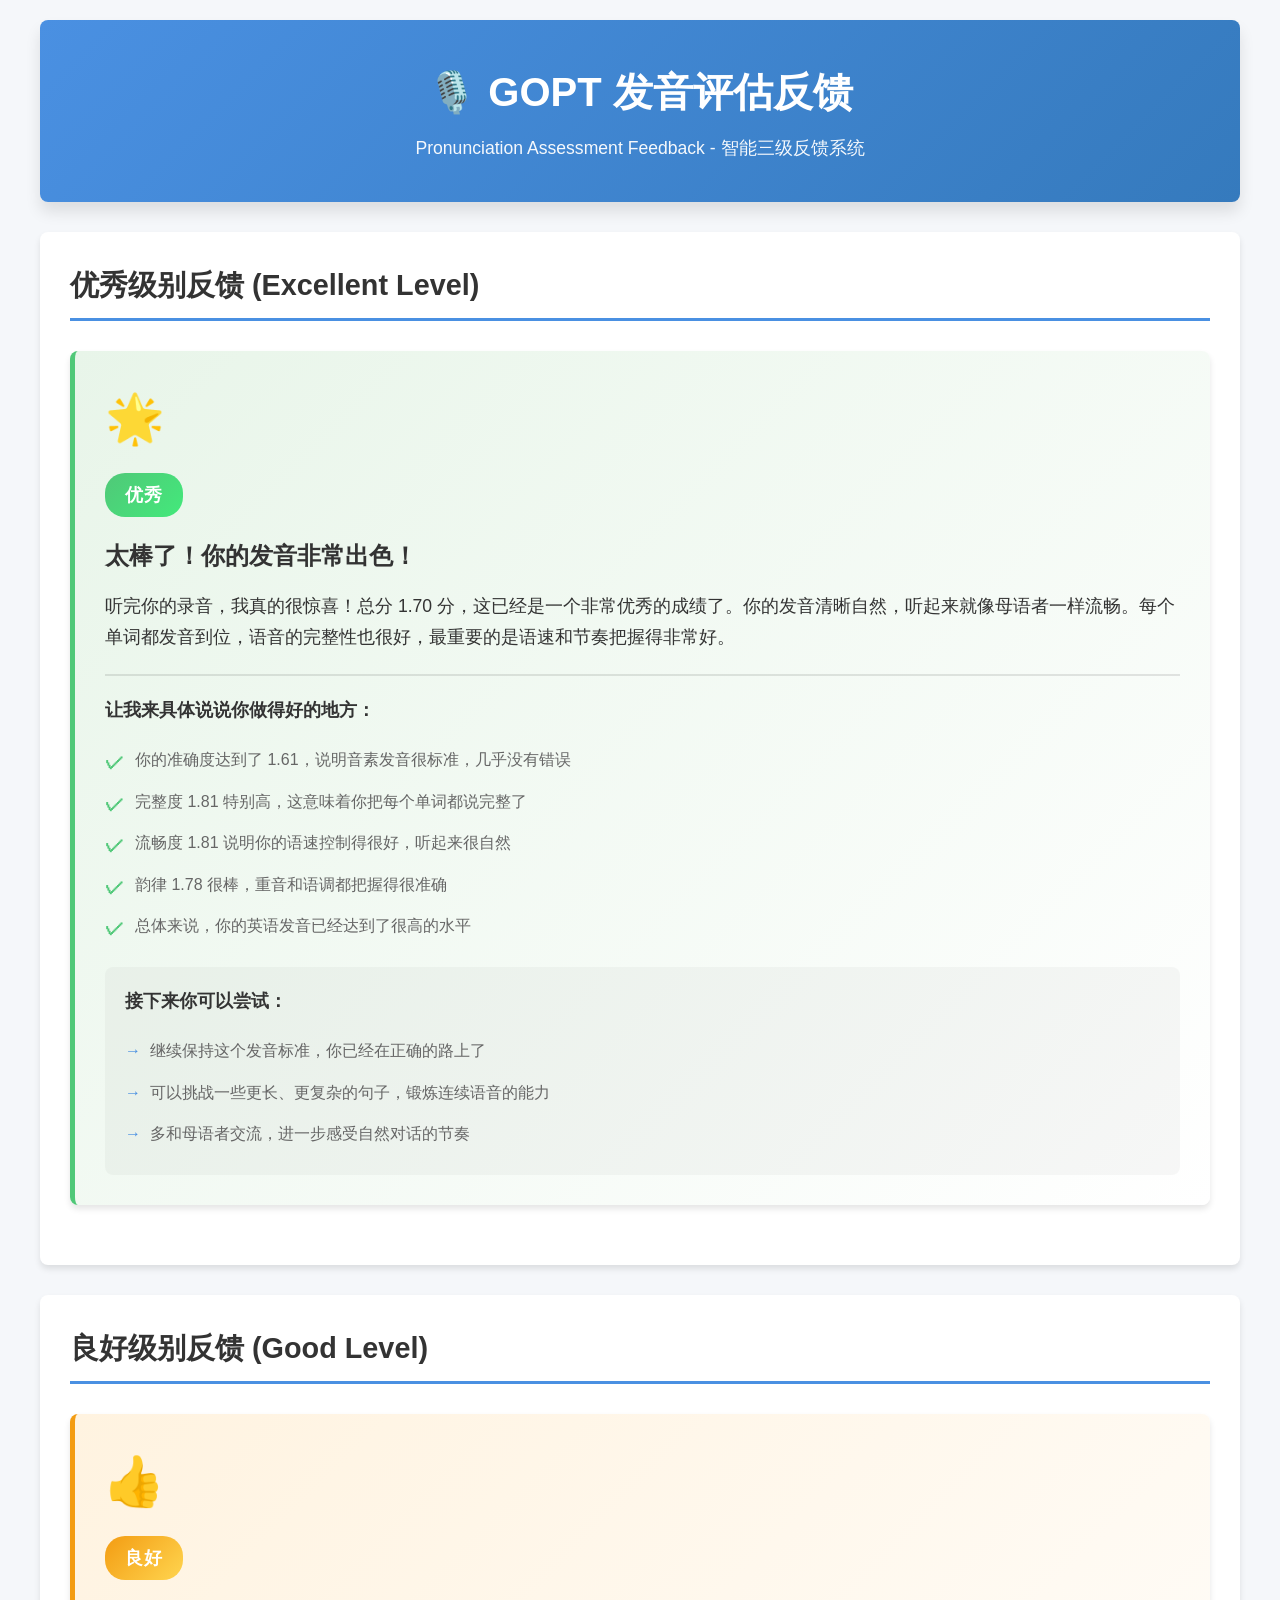
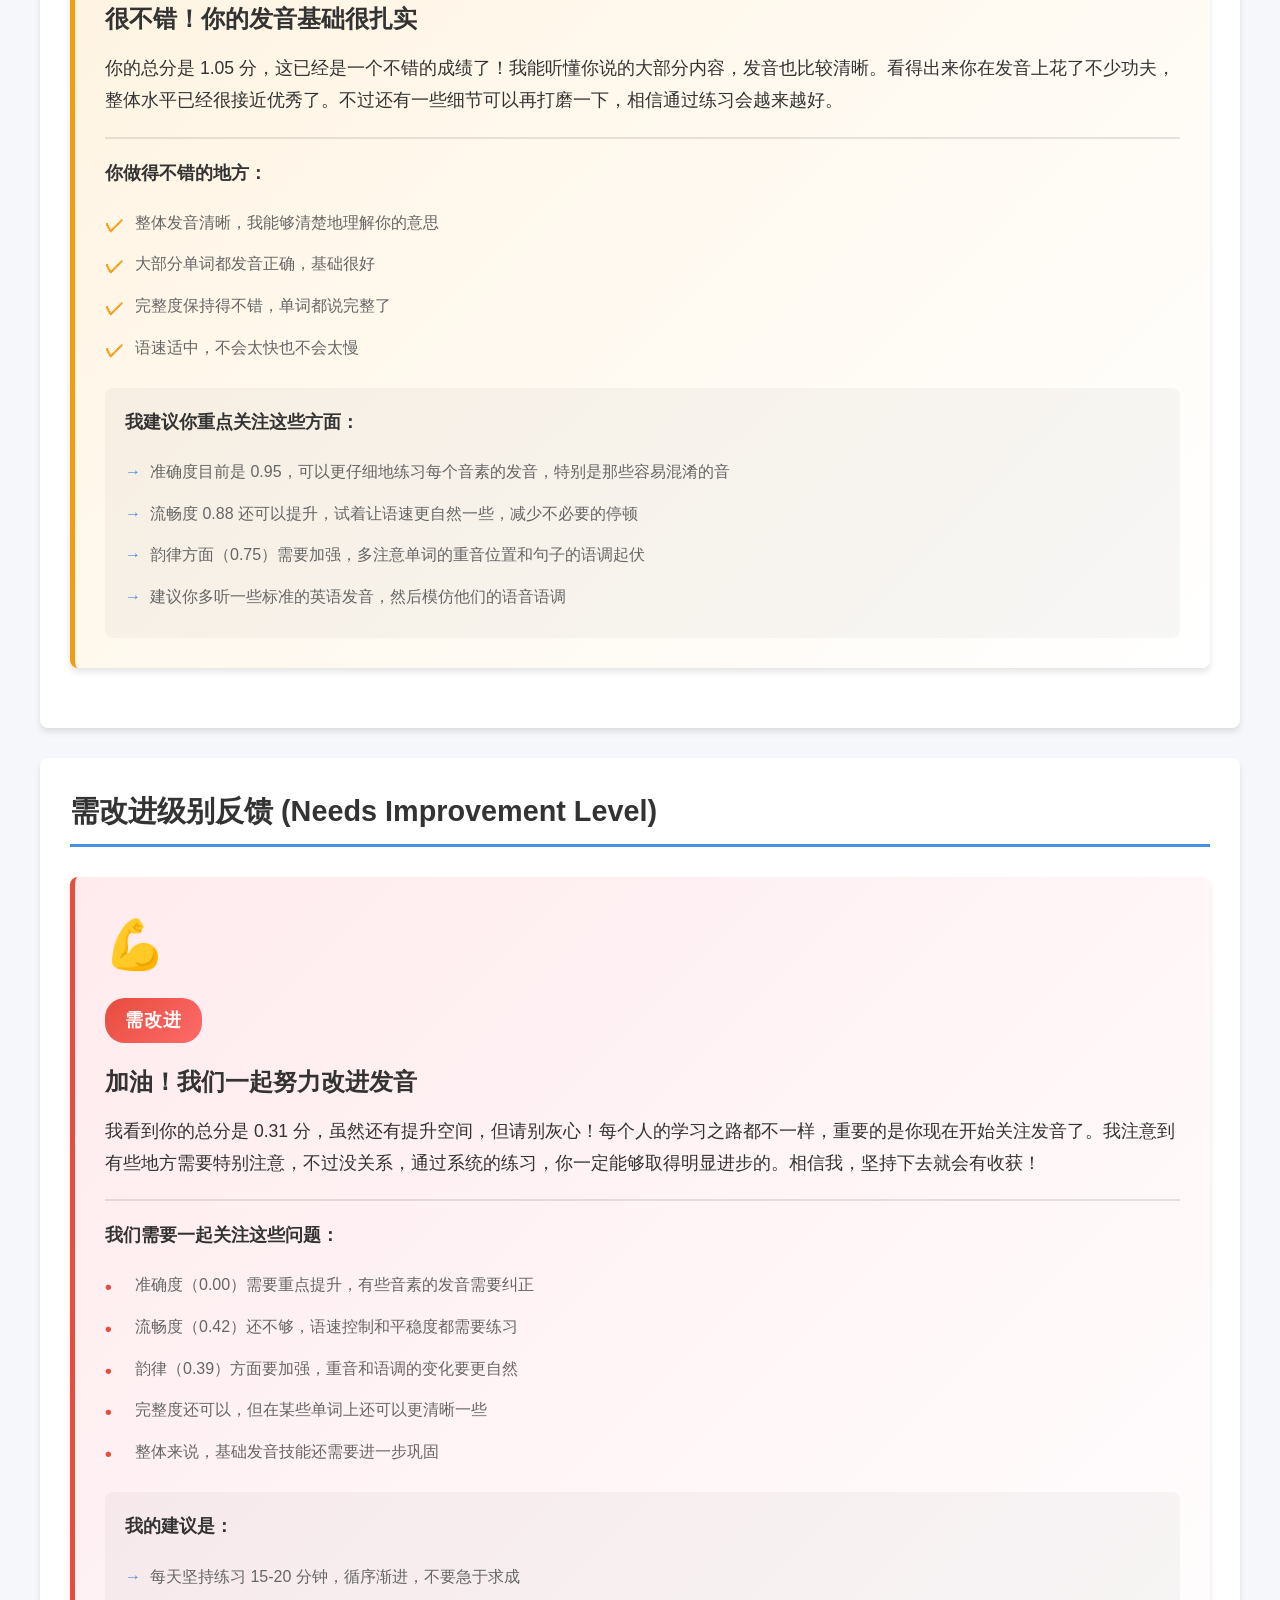
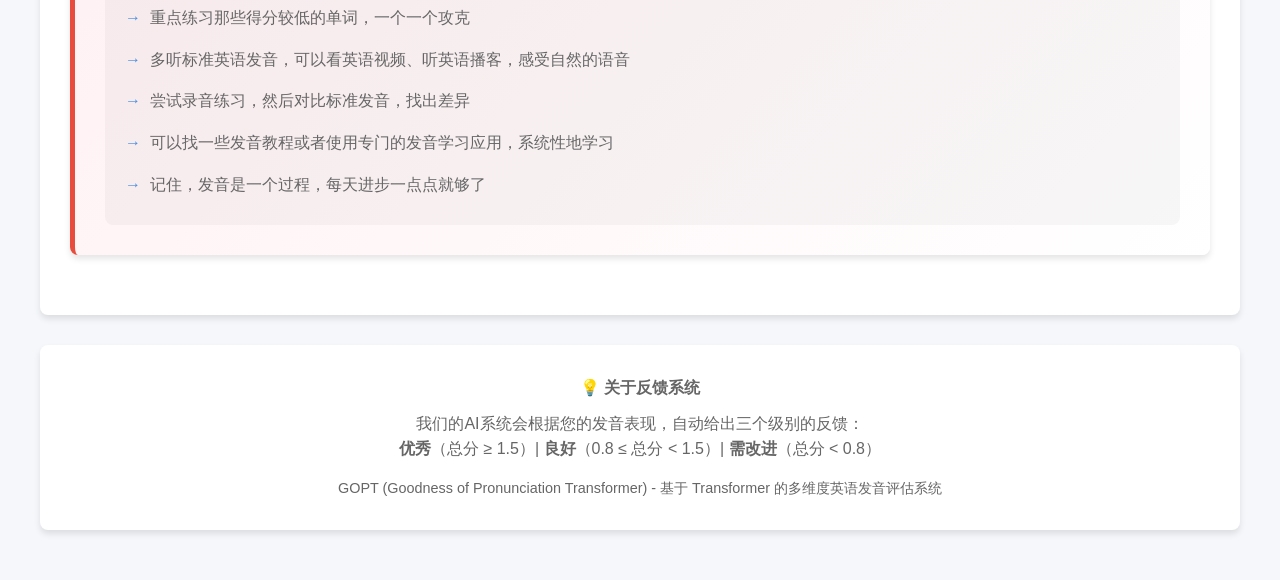
<file: static/feedback_demo.html>
<!DOCTYPE html>
<html lang="zh-CN">
<head>
    <meta charset="UTF-8">
    <meta name="viewport" content="width=device-width, initial-scale=1.0">
    <title>GOPT 发音评估反馈 - Feedback Showcase</title>
    <style>
        /* ============================================
           GOPT Web Interface - Feedback Demo Styles
           ============================================ */

        :root {
            --primary-color: #4a90e2;
            --primary-dark: #357abd;
            --secondary-color: #50c878;
            --danger-color: #e74c3c;
            --warning-color: #f39c12;
            --text-color: #333;
            --text-light: #666;
            --background: #f5f7fa;
            --card-background: #ffffff;
            --border-color: #e1e8ed;
            --shadow-sm: 0 2px 4px rgba(0, 0, 0, 0.1);
            --shadow-md: 0 4px 6px rgba(0, 0, 0, 0.1);
            --shadow-lg: 0 10px 15px rgba(0, 0, 0, 0.1);
            --border-radius: 8px;
            --transition: all 0.3s ease;
        }

        * {
            margin: 0;
            padding: 0;
            box-sizing: border-box;
        }

        body {
            font-family: -apple-system, BlinkMacSystemFont, 'Segoe UI', 'Roboto', 'Helvetica Neue', Arial, sans-serif;
            background: var(--background);
            color: var(--text-color);
            line-height: 1.6;
            min-height: 100vh;
            padding: 20px;
        }

        .container {
            max-width: 1200px;
            margin: 0 auto;
        }

        .header {
            text-align: center;
            padding: 40px 20px;
            background: linear-gradient(135deg, var(--primary-color), var(--primary-dark));
            color: white;
            border-radius: var(--border-radius);
            margin-bottom: 30px;
            box-shadow: var(--shadow-lg);
        }

        .header h1 {
            font-size: 2.5rem;
            margin-bottom: 10px;
            font-weight: 600;
        }

        .subtitle {
            font-size: 1.1rem;
            opacity: 0.95;
            margin-top: 10px;
        }

        .card {
            background: var(--card-background);
            border-radius: var(--border-radius);
            padding: 30px;
            box-shadow: var(--shadow-md);
            margin-bottom: 30px;
        }

        .card h2 {
            font-size: 1.8rem;
            margin-bottom: 20px;
            color: var(--text-color);
            font-weight: 600;
            border-bottom: 3px solid var(--primary-color);
            padding-bottom: 10px;
        }

        /* ===== Feedback Section ===== */
        .feedback-section {
            margin: 30px 0;
        }

        .feedback-section h3 {
            margin-bottom: 15px;
            color: var(--text-color);
            font-size: 1.5rem;
        }

        .feedback-card {
            background: var(--card-background);
            border-radius: var(--border-radius);
            padding: 30px;
            box-shadow: var(--shadow-md);
            border-left: 5px solid var(--primary-color);
            transition: var(--transition);
        }

        .feedback-card:hover {
            box-shadow: var(--shadow-lg);
            transform: translateY(-2px);
        }

        .feedback-card.excellent {
            border-left-color: var(--secondary-color);
            background: linear-gradient(135deg, #e8f5e9 0%, #ffffff 100%);
        }

        .feedback-card.good {
            border-left-color: var(--warning-color);
            background: linear-gradient(135deg, #fff3e0 0%, #ffffff 100%);
        }

        .feedback-card.needs-improvement {
            border-left-color: var(--danger-color);
            background: linear-gradient(135deg, #ffebee 0%, #ffffff 100%);
        }

        .feedback-level {
            display: inline-block;
            padding: 8px 20px;
            border-radius: 20px;
            font-size: 1.1rem;
            font-weight: 600;
            margin-bottom: 20px;
            text-transform: uppercase;
            letter-spacing: 1px;
        }

        .feedback-level.excellent {
            background: linear-gradient(135deg, var(--secondary-color), #43e97b);
            color: white;
        }

        .feedback-level.good {
            background: linear-gradient(135deg, var(--warning-color), #ffd54f);
            color: white;
        }

        .feedback-level.needs-improvement {
            background: linear-gradient(135deg, var(--danger-color), #ff6b6b);
            color: white;
        }

        .feedback-icon {
            font-size: 3rem;
            margin-bottom: 15px;
            display: block;
        }

        .feedback-title {
            font-size: 1.5rem;
            font-weight: 600;
            margin-bottom: 15px;
            color: var(--text-color);
        }

        .feedback-description {
            font-size: 1.1rem;
            line-height: 1.8;
            color: var(--text-color);
            margin-bottom: 20px;
        }

        .feedback-highlights {
            margin-top: 20px;
            padding-top: 20px;
            border-top: 2px solid rgba(0, 0, 0, 0.1);
        }

        .feedback-highlights h4 {
            font-size: 1.1rem;
            font-weight: 600;
            margin-bottom: 15px;
            color: var(--text-color);
        }

        .feedback-highlights ul {
            list-style: none;
            padding-left: 0;
        }

        .feedback-highlights li {
            padding: 8px 0;
            padding-left: 30px;
            position: relative;
            color: var(--text-light);
            font-size: 1rem;
        }

        .feedback-highlights li::before {
            content: '✓';
            position: absolute;
            left: 0;
            font-weight: bold;
            font-size: 1.2rem;
        }

        .feedback-highlights.excellent li::before {
            color: var(--secondary-color);
        }

        .feedback-highlights.good li::before {
            color: var(--warning-color);
        }

        .feedback-highlights.needs-improvement li::before {
            content: '•';
            color: var(--danger-color);
        }

        .feedback-suggestions {
            margin-top: 20px;
            padding: 20px;
            background: rgba(0, 0, 0, 0.03);
            border-radius: var(--border-radius);
        }

        .feedback-suggestions h4 {
            font-size: 1.1rem;
            font-weight: 600;
            margin-bottom: 15px;
            color: var(--text-color);
        }

        .feedback-suggestions ul {
            list-style: none;
            padding-left: 0;
        }

        .feedback-suggestions li {
            padding: 8px 0;
            padding-left: 25px;
            position: relative;
            color: var(--text-light);
            font-size: 1rem;
        }

        .feedback-suggestions li::before {
            content: '→';
            position: absolute;
            left: 0;
            font-weight: bold;
            color: var(--primary-color);
        }

        .demo-info {
            background: #e3f2fd;
            padding: 20px;
            border-radius: var(--border-radius);
            border-left: 4px solid var(--primary-color);
            margin-bottom: 30px;
        }

        .demo-info h3 {
            color: var(--primary-color);
            margin-bottom: 10px;
        }

        .demo-info p {
            color: var(--text-light);
            margin: 5px 0;
        }
    </style>
</head>
<body>
    <div class="container">
        <!-- Header -->
        <header class="header">
            <h1>🎙️ GOPT 发音评估反馈</h1>
            <p class="subtitle">Pronunciation Assessment Feedback - 智能三级反馈系统</p>
        </header>

        <!-- Level 1: Excellent -->
        <div class="card">
            <h2>优秀级别反馈 (Excellent Level)</h2>
            <div class="feedback-section">
                <div class="feedback-card excellent">
                    <span class="feedback-icon">🌟</span>
                    <span class="feedback-level excellent">优秀</span>
                    <div class="feedback-title">太棒了！你的发音非常出色！</div>
                    <div class="feedback-description">
                        听完你的录音，我真的很惊喜！总分 1.70 分，这已经是一个非常优秀的成绩了。你的发音清晰自然，听起来就像母语者一样流畅。每个单词都发音到位，语音的完整性也很好，最重要的是语速和节奏把握得非常好。
                    </div>
                    <div class="feedback-highlights excellent">
                        <h4>让我来具体说说你做得好的地方：</h4>
                        <ul>
                            <li>你的准确度达到了 1.61，说明音素发音很标准，几乎没有错误</li>
                            <li>完整度 1.81 特别高，这意味着你把每个单词都说完整了</li>
                            <li>流畅度 1.81 说明你的语速控制得很好，听起来很自然</li>
                            <li>韵律 1.78 很棒，重音和语调都把握得很准确</li>
                            <li>总体来说，你的英语发音已经达到了很高的水平</li>
                        </ul>
                    </div>
                    <div class="feedback-suggestions">
                        <h4>接下来你可以尝试：</h4>
                        <ul>
                            <li>继续保持这个发音标准，你已经在正确的路上了</li>
                            <li>可以挑战一些更长、更复杂的句子，锻炼连续语音的能力</li>
                            <li>多和母语者交流，进一步感受自然对话的节奏</li>
                        </ul>
                    </div>
                </div>
            </div>
        </div>

        <!-- Level 2: Good -->
        <div class="card">
            <h2>良好级别反馈 (Good Level)</h2>
            <div class="feedback-section">
                <div class="feedback-card good">
                    <span class="feedback-icon">👍</span>
                    <span class="feedback-level good">良好</span>
                    <div class="feedback-title">很不错！你的发音基础很扎实</div>
                    <div class="feedback-description">
                        你的总分是 1.05 分，这已经是一个不错的成绩了！我能听懂你说的大部分内容，发音也比较清晰。看得出来你在发音上花了不少功夫，整体水平已经很接近优秀了。不过还有一些细节可以再打磨一下，相信通过练习会越来越好。
                    </div>
                    <div class="feedback-highlights good">
                        <h4>你做得不错的地方：</h4>
                        <ul>
                            <li>整体发音清晰，我能够清楚地理解你的意思</li>
                            <li>大部分单词都发音正确，基础很好</li>
                            <li>完整度保持得不错，单词都说完整了</li>
                            <li>语速适中，不会太快也不会太慢</li>
                        </ul>
                    </div>
                    <div class="feedback-suggestions">
                        <h4>我建议你重点关注这些方面：</h4>
                        <ul>
                            <li>准确度目前是 0.95，可以更仔细地练习每个音素的发音，特别是那些容易混淆的音</li>
                            <li>流畅度 0.88 还可以提升，试着让语速更自然一些，减少不必要的停顿</li>
                            <li>韵律方面（0.75）需要加强，多注意单词的重音位置和句子的语调起伏</li>
                            <li>建议你多听一些标准的英语发音，然后模仿他们的语音语调</li>
                        </ul>
                    </div>
                </div>
            </div>
        </div>

        <!-- Level 3: Needs Improvement -->
        <div class="card">
            <h2>需改进级别反馈 (Needs Improvement Level)</h2>
            <div class="feedback-section">
                <div class="feedback-card needs-improvement">
                    <span class="feedback-icon">💪</span>
                    <span class="feedback-level needs-improvement">需改进</span>
                    <div class="feedback-title">加油！我们一起努力改进发音</div>
                    <div class="feedback-description">
                        我看到你的总分是 0.31 分，虽然还有提升空间，但请别灰心！每个人的学习之路都不一样，重要的是你现在开始关注发音了。我注意到有些地方需要特别注意，不过没关系，通过系统的练习，你一定能够取得明显进步的。相信我，坚持下去就会有收获！
                    </div>
                    <div class="feedback-highlights needs-improvement">
                        <h4>我们需要一起关注这些问题：</h4>
                        <ul>
                            <li>准确度（0.00）需要重点提升，有些音素的发音需要纠正</li>
                            <li>流畅度（0.42）还不够，语速控制和平稳度都需要练习</li>
                            <li>韵律（0.39）方面要加强，重音和语调的变化要更自然</li>
                            <li>完整度还可以，但在某些单词上还可以更清晰一些</li>
                            <li>整体来说，基础发音技能还需要进一步巩固</li>
                        </ul>
                    </div>
                    <div class="feedback-suggestions">
                        <h4>我的建议是：</h4>
                        <ul>
                            <li>每天坚持练习 15-20 分钟，循序渐进，不要急于求成</li>
                            <li>重点练习那些得分较低的单词，一个一个攻克</li>
                            <li>多听标准英语发音，可以看英语视频、听英语播客，感受自然的语音</li>
                            <li>尝试录音练习，然后对比标准发音，找出差异</li>
                            <li>可以找一些发音教程或者使用专门的发音学习应用，系统性地学习</li>
                            <li>记住，发音是一个过程，每天进步一点点就够了</li>
                        </ul>
                    </div>
                </div>
            </div>
        </div>

        <!-- Footer -->
        <div class="card" style="text-align: center; color: var(--text-light);">
            <p>💡 <strong>关于反馈系统</strong></p>
            <p style="margin-top: 10px;">
                我们的AI系统会根据您的发音表现，自动给出三个级别的反馈：<br>
                <strong>优秀</strong>（总分 ≥ 1.5）| <strong>良好</strong>（0.8 ≤ 总分 < 1.5）| <strong>需改进</strong>（总分 < 0.8）
            </p>
            <p style="margin-top: 15px; font-size: 0.9rem;">
                GOPT (Goodness of Pronunciation Transformer) - 基于 Transformer 的多维度英语发音评估系统
            </p>
        </div>
    </div>
</body>
</html>
</file>
